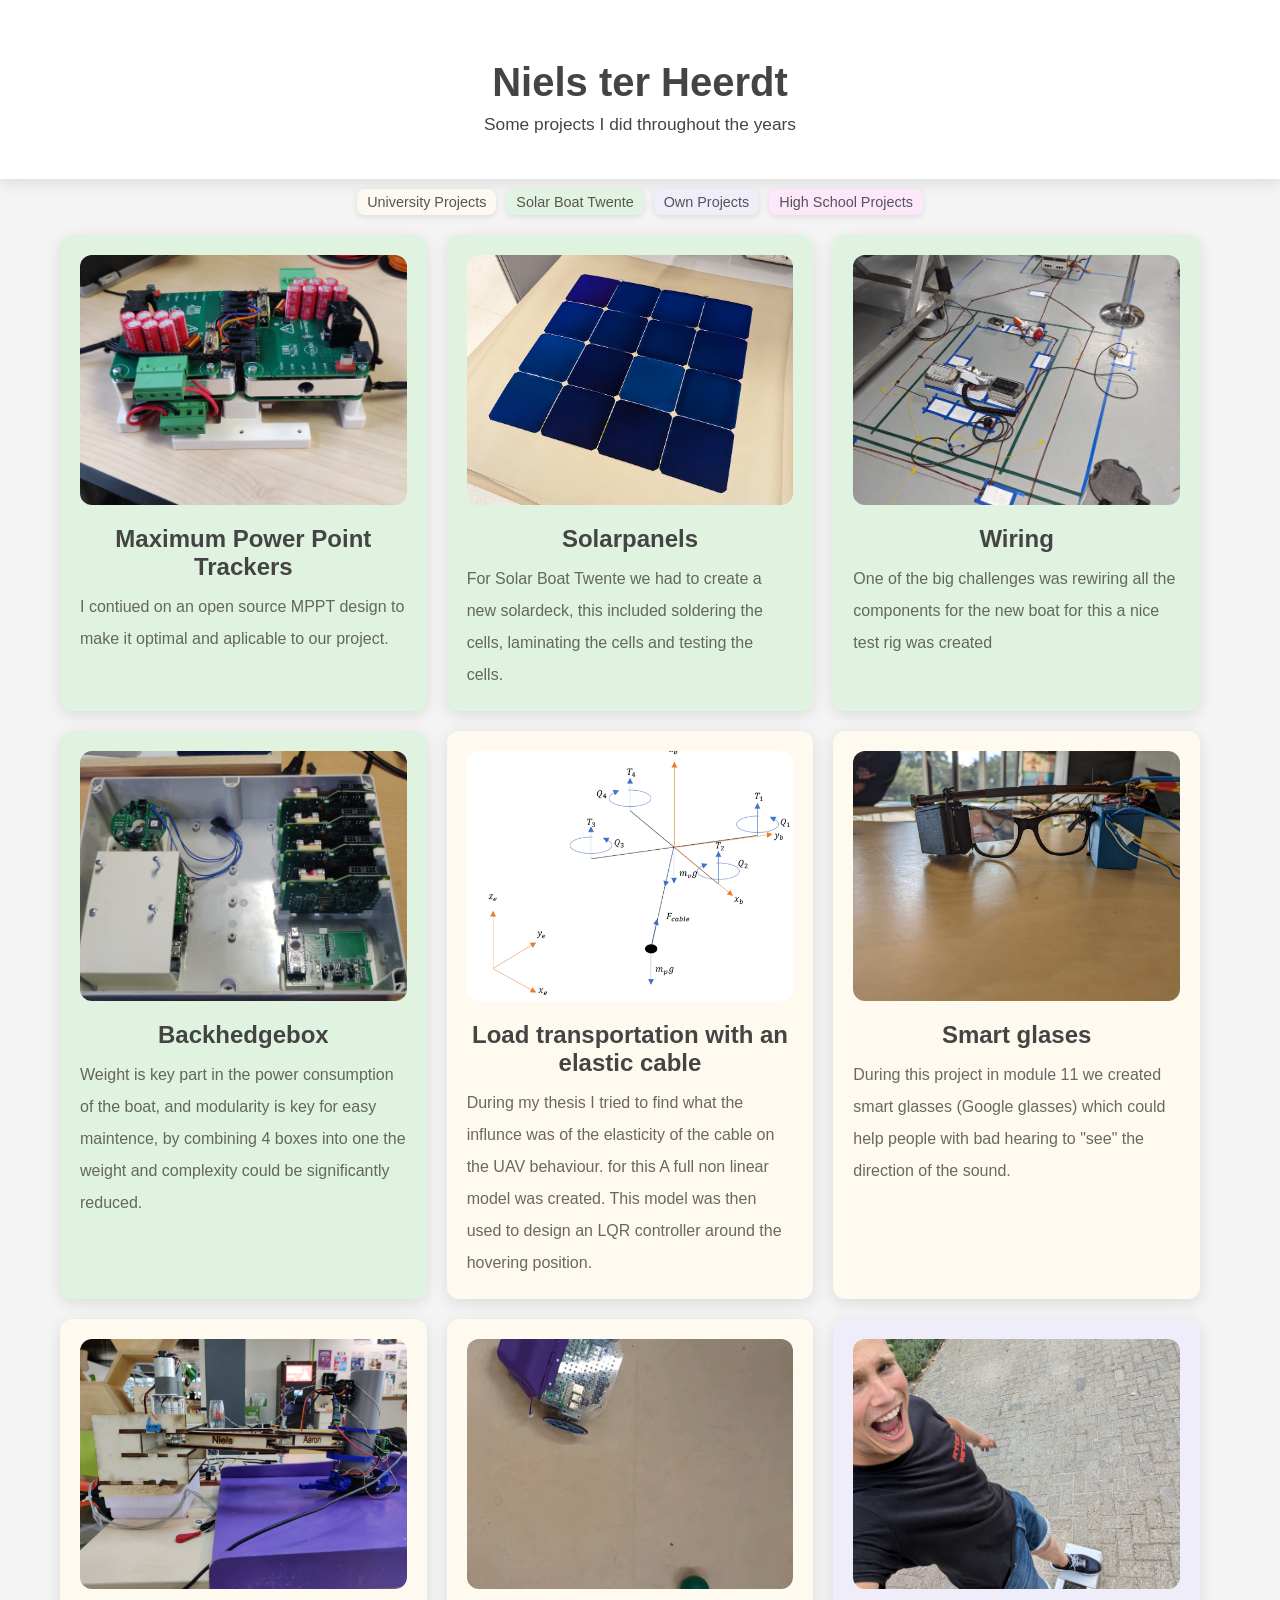
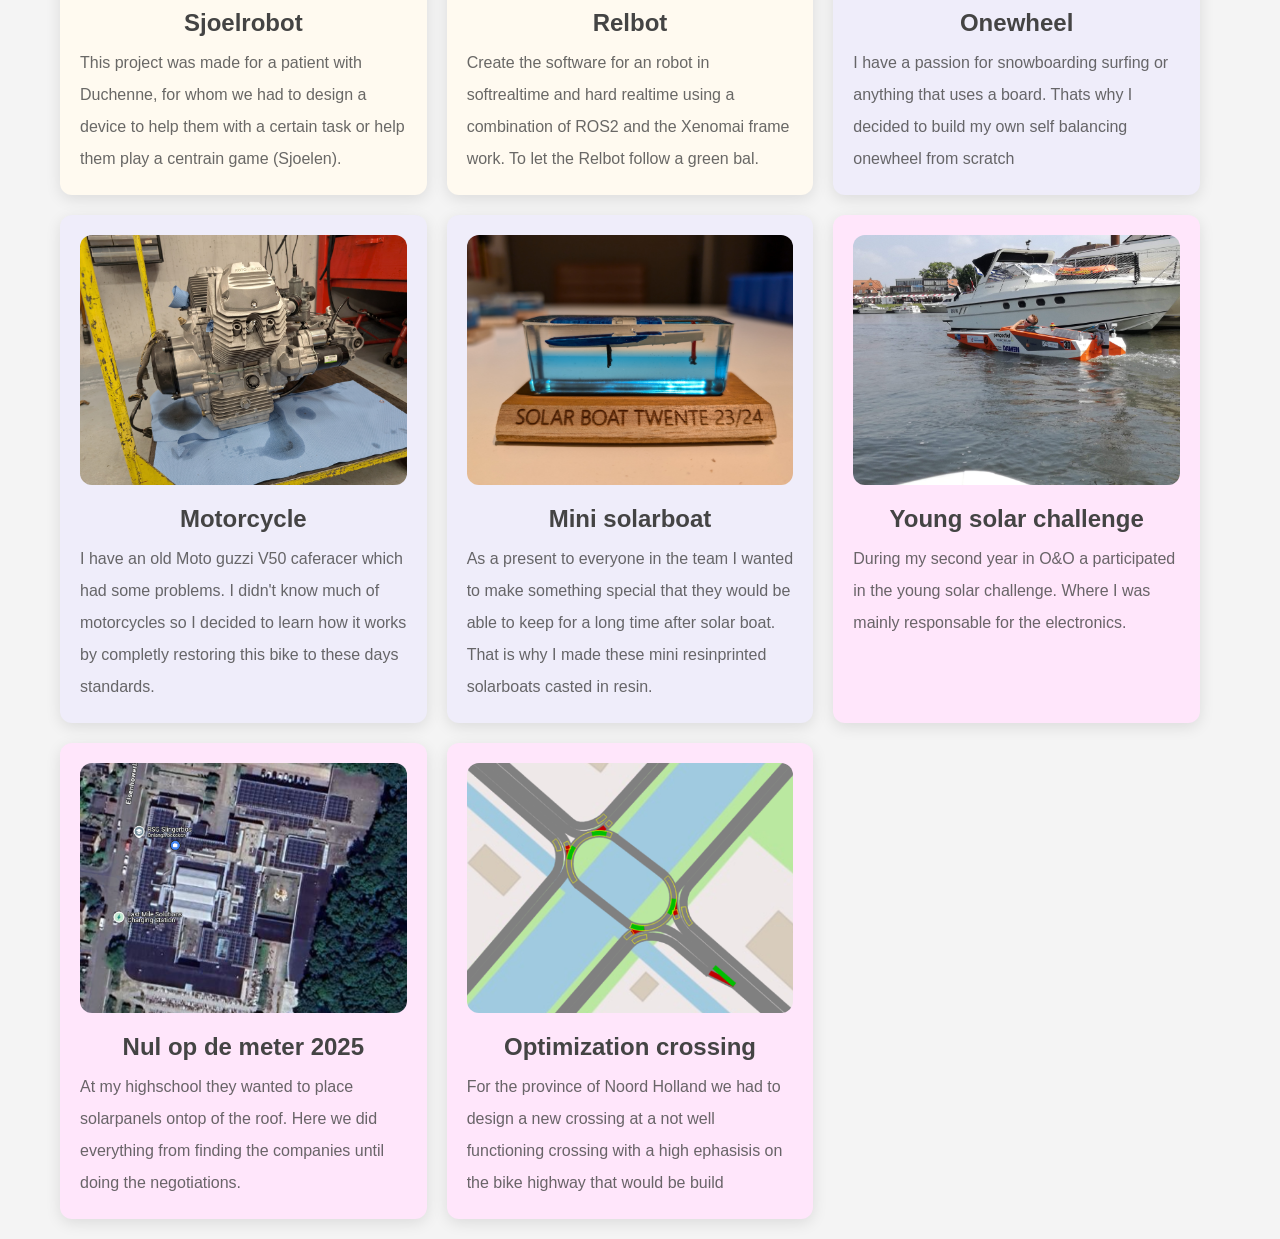
<file: index.html>
<!-- index.html -->
 <!-- Niels ter Heerdt 2025 -->
<!DOCTYPE html>
<html>

<head>
    <meta name="viewport" content="width=device-width, initial-scale=1.0">
    <link rel="stylesheet" href="style.css">
    <title>Niels ter Heerdt - Portfolio</title>
</head>

<body>

    <div class="banner">
        <div class="banner-content">
            <h1 id="name">Niels ter Heerdt</h1>
            <p>Some projects I did throughout the years</p>
        </div>
    </div>
    <div class="legend">
        <span class="legend-item university active" data-filter="university">University Projects</span>
        <span class="legend-item solarboattwente active" data-filter="solarboattwente">Solar Boat Twente</span>
        <span class="legend-item ownproject active" data-filter="ownproject">Own Projects</span>
        <span class="legend-item highschool active" data-filter="highschool">High School Projects</span>
    </div>
    
    

    <div class="portfolio-container">
        <div class="portfolio-grid">
            <div class="item solarboattwente">
                <a href="MPPT.html">
                    <img src="images/MPPT/MPPT.jpg" alt="Project 5">
                </a>
                <a href="MPPT.html">
                    <h3>Maximum Power Point Trackers</h3>
                </a>
                <p>I contiued on an open source MPPT design to make it optimal and aplicable to our project.</p>
            </div>
            <div class="item solarboattwente">
                <a href="solarpanel.html">
                    <img src="images/solar/cleanpanel.png" alt="Project 6">
                </a>
                <a href="solarpanel.html">
                    <h3>Solarpanels </h3>
                </a>
                <p>For Solar Boat Twente we had to create a new solardeck, this included soldering the cells, laminating the cells and testing the cells.</p>
            </div>
            <div class="item solarboattwente">
                <a href="Wiring.html">
                    <img src="images/WiringBoat/wiring.jpg" alt="Project 7">
                </a>
                <a href="Wiring.html">
                    <h3>Wiring</h3>
                </a>
                <p>One of the big challenges was rewiring all the components for the new boat for this a nice test rig was created</p>
            </div>
            <div class="item solarboattwente">
                <a href="Backhedgebox.html">
                    <img src="images/Backhedgebox/Backhedgebox.jpg" alt="Project 7">
                </a>
                <a href="Backhedgebox.html">
                    <h3>Backhedgebox</h3>
                </a>
                <p>Weight is key part in the power consumption of the boat, and modularity is key for easy maintence, by combining 4 boxes into one the weight and complexity could be significantly reduced.</p>
            </div>
            <div class="item university">
                <a href="thesis.html">
                    <img src="images/thesis/Freebodydiagram.png" alt="Project 1">
                </a>
                <a href="thesis.html">
                    <h3>Load transportation with an elastic cable</h3>
                </a>
                <p>During my thesis I tried to find what the influnce was of the elasticity of the cable on the UAV behaviour. for this 
                    A full non linear model was created. This model was then used to design an LQR controller around the hovering position.</p>
            </div>
            <div class="item university">
                <a href="glases.html">
                    <img src="images/glasses/FrontView.jpeg" alt="Project 2">
                </a>
                <a href="glases.html">
                    <h3>Smart glases</h3>
                </a>
                <p>During this project in module 11 we created smart glasses (Google glasses) which could help people with bad hearing to 
                    "see" the direction of the sound.</p>
            </div>
            <div class="item university">
                <a href="Sjoel.html">
                    <img src="images/Sjoel/RobotSideView.jpg" alt="Project 3">
                </a>
                <a href="Sjoel.html">
                    <h3>Sjoelrobot</h3>
                </a>
                <p>This project was made for a patient with Duchenne, for whom we had to design a device to help them with a certain task
                    or help them play a centrain game (Sjoelen).
                </p>
            </div>
            <div class="item university">
                <a href="Relbot.html">
                    <img src="images/Relbot/balloudtisefov.png" alt="Project 4">
                </a>
                <a href="Relbot.html">
                    <h3>Relbot</h3>
                </a>
                <p>Create the software for an robot in softrealtime and hard realtime using a combination of ROS2 and the Xenomai frame work. To let the Relbot follow a green bal.
                </p>
            </div>
            <div class="item ownproject">
                <a href="Onewheel.html">
                    <img src="images/Onewheel/Onewheel.jpg" alt="Project 9">
                </a>
                <a href="Onewheel.html">
                    <h3>Onewheel</h3>
                </a>
                <p>I have a passion for snowboarding surfing or anything that uses a board. Thats why I decided to build my own self balancing onewheel from scratch</p>
            </div>
            <div class="item ownproject">
                <a href="Motorcycle.html">
                    <img src="images/Motorcycle/CleanBlock.jpg" alt="Project 10">
                </a>
                <a href="Motorcycle.html">
                    <h3>Motorcycle</h3>
                </a>
                <p>I have an old Moto guzzi V50 caferacer which had some problems. I didn't know much of motorcycles so I decided to learn how it works by completly restoring this bike to these days standards.</p>
            </div>
            <div class="item ownproject">
                <a href="Minisolar.html">
                    <img src="images/MiniSolar/MiniSolar.jpg" alt="Project 11">
                </a>
                <a href="Minisolar.html">
                    <h3>Mini solarboat</h3>
                </a>
                <p>As a present to everyone in the team I wanted to make something special that they would be able to keep for a long time after solar boat. That is why I made these mini resinprinted solarboats casted in resin.</p>
            </div>
            <div class="item highschool">
                <a href="Youngsolarchallange.html">
                    <img src="images/YoungSolar/Youngsolar.jpg" alt="Project 12">
                </a>
                <a href="Youngsolarchallange.html">
                    <h3>Young solar challenge</h3>
                </a>
                <p>During my second year in O&O a participated in the young solar challenge. Where I was mainly responsable for the electronics.</p>
            </div>
            <div class="item highschool">
                <a href="SolarpanelsHighschool.html">
                    <img src="images/SolarSlingerbos/Zonnepaneelslingbos.png" alt="Project 13">
                </a>
                <a href="SolarpanelsHighschool.html">
                    <h3>Nul op de meter 2025</h3>
                </a>
                <p>At my highschool they wanted to place solarpanels ontop of the roof. Here we did everything from finding the companies until doing the negotiations.</p>
            </div>
            <div class="item highschool">
                <a href="Trafic.html">
                    <img src="images/Kruispunt/kruispuntvoorbeeld.png" alt="Project 14">
                </a>
                <a href="Trafic.html">
                    <h3>Optimization crossing</h3>
                </a>
                <p>For the province of Noord Holland we had to design a new crossing at a not well functioning crossing with a high ephasisis on the bike highway that would be build</p>
            </div>
        </div>
    </div>
    <script>
        document.addEventListener("DOMContentLoaded", () => {
            const legendItems = document.querySelectorAll(".legend-item");
            const items = document.querySelectorAll(".portfolio-grid .item");
    
            legendItems.forEach(legend => {
                legend.addEventListener("click", () => {
                    // Toggle active class
                    legend.classList.toggle("active");
    
                    // Get all active filters
                    const activeFilters = Array.from(legendItems)
                        .filter(el => el.classList.contains("active"))
                        .map(el => el.dataset.filter);
    
                    // Show/hide items
                    items.forEach(item => {
                        const itemClasses = item.classList;
                        const match = activeFilters.some(filter => itemClasses.contains(filter));
                        item.style.display = match ? "block" : "none";
                    });
                });
            });
        });
    </script>
    
</body>

</html>
</file>
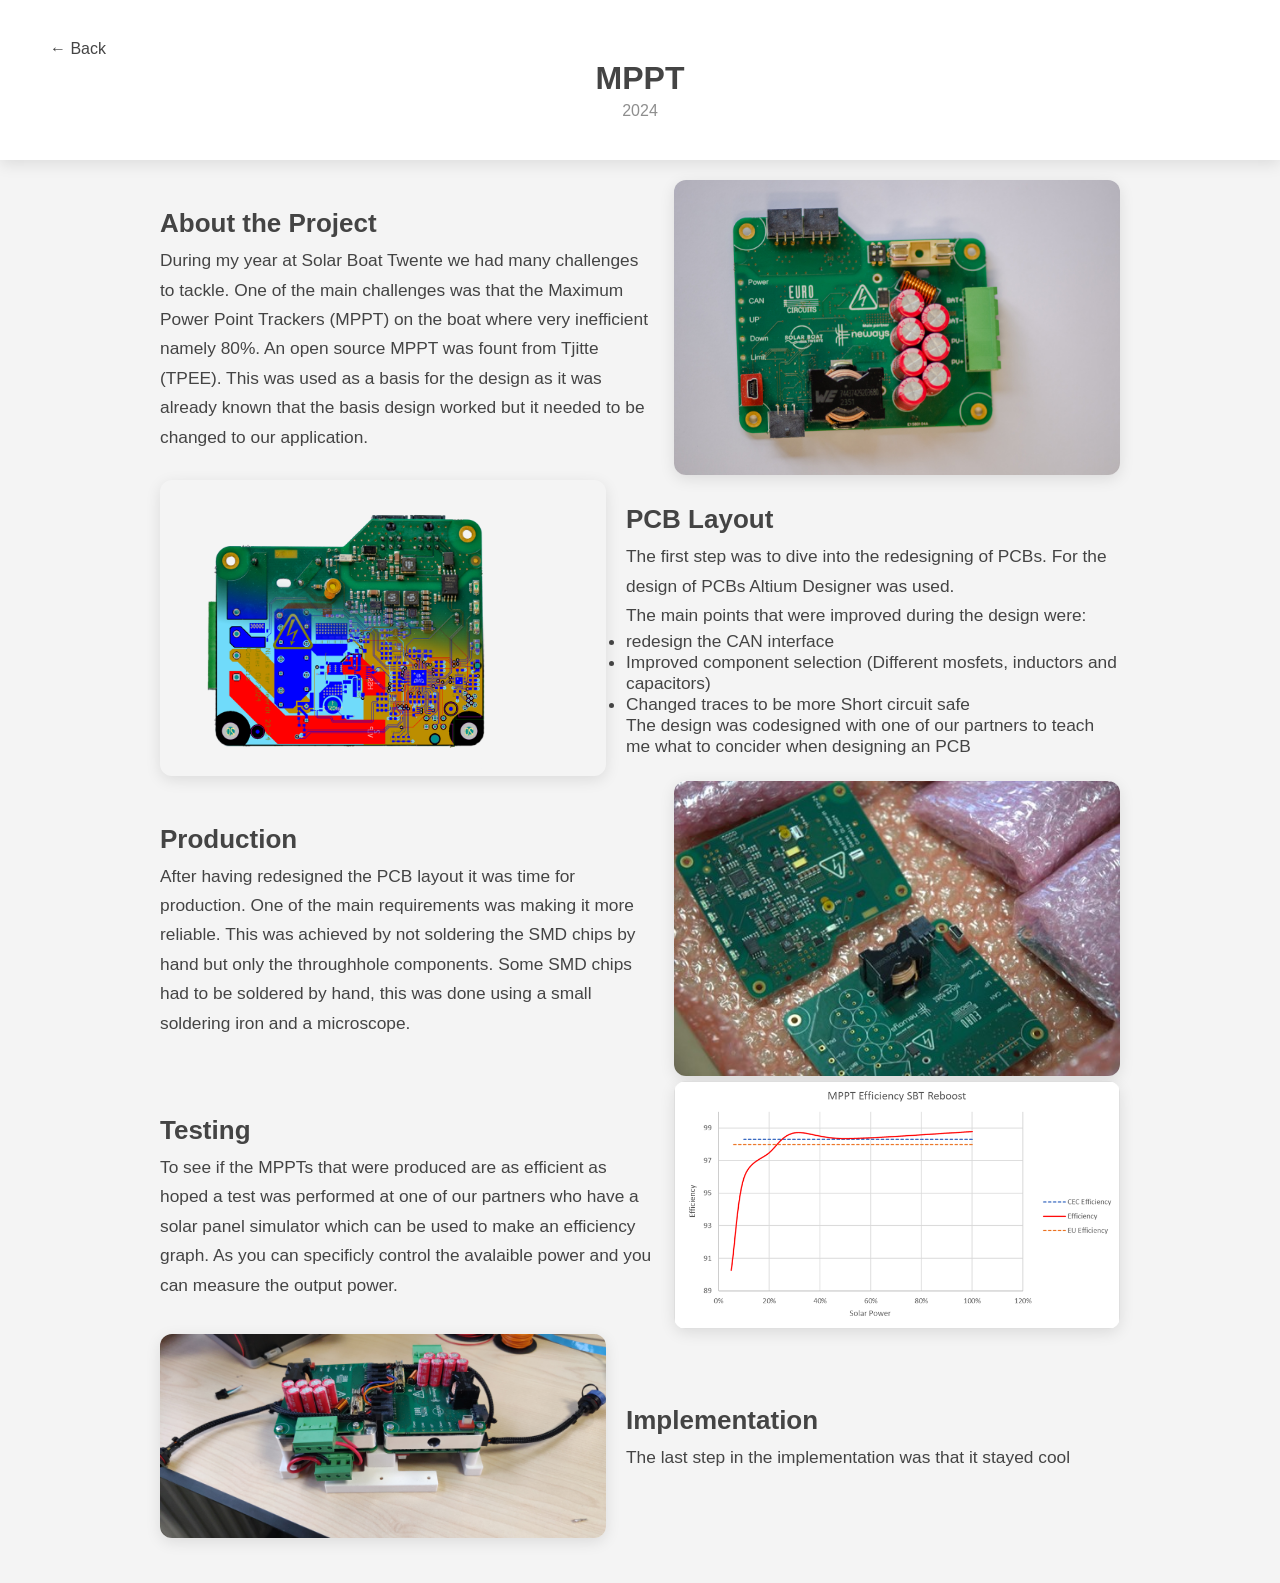
<file: MPPT.html>
<!DOCTYPE html>
<html lang="en">

<head>
    <meta charset="UTF-8">
    <meta name="viewport" content="width=device-width, initial-scale=1.0">
    <link rel="stylesheet" href="style.css">
    <title>Project Title</title>
</head>

<body>

    <!-- Banner Section -->
    <div class="banner">
        <div class="banner-content">
            <a href="index.html" class="back-button">&larr; Back</a>
            <h1>MPPT</h1>
            <div class="year">2024</div>
        </div>
    </div>

    <!-- Project Content -->
    <div class="project-container">
        <div class="project-content">
            <div class="text left">
                <h2>About the Project</h2>
                <p>During my year at Solar Boat Twente we had many challenges to tackle. One of the main challenges was
                    that the Maximum Power Point Trackers (MPPT) on the boat where very inefficient namely 80%.
                    An open source MPPT was fount from Tjitte (TPEE). This was used as a basis for the design as it was
                    already known that the basis design worked but it needed to be changed to our application.
                </p>
            </div>


            <div class="image right">
                <img src="images/MPPT/DSC_9390 EURO CURCUITS PCB.jpg" alt="Project Image">
            </div>
        </div>


        <div class="project-content">

            <div class="text right">
                <h2>PCB Layout</h2>
                <p>The first step was to dive into the redesigning of PCBs. For the design of PCBs Altium Designer was
                    used. </p>
                <p> The main points that were improved during the design were:</p>
                <ul>
                    <li>redesign the CAN interface</li>
                    <li>Improved component selection (Different mosfets, inductors and capacitors)</li>
                    <li>Changed traces to be more Short circuit safe</li>
                </ul>
                The design was codesigned with one of our partners to teach me what to concider when designing an PCB
            </div>

            <div class="image left">
                <img src="images/MPPT/DSC_9405 EURO CURCUITS PCB.png" alt="Project Image">
            </div>
        </div>



        <div class="project-content">
            <div class="text left">
                <h2>Production</h2>
                <p>After having redesigned the PCB layout it was time for production. One of the main requirements was
                    making it more reliable. This was achieved by not soldering the SMD chips by hand but only the
                    throughhole components.
                    Some SMD chips had to be soldered by hand, this was done using a small soldering iron and a
                    microscope.
                </p>
            </div>


            <div class="image right">
                <img src="images/MPPT/Production.jpg" alt="Project Image">
            </div>
        </div>


        <div class="project-content">
            <div class="text left">
                <h2>Testing</h2>
                <p>To see if the MPPTs that were produced are as efficient as hoped a test was performed at one of our
                    partners
                    who have a solar panel simulator which can be used to make an efficiency graph. As you can
                    specificly control the avalaible power and
                    you can measure the output power.
                </p>
            </div>


            <div class="image right">
                <img src="images/MPPT/efficiency.png" alt="Project Image">
            </div>
        </div>
        <div class="project-content">

            <div class="text right">
                <h2>Implementation</h2>
                <p>The last step in the implementation was that it stayed cool </p>
            </div>

            <div class="image left">
                <img src="images/MPPT/MPPT.jpg" alt="Project Image">
            </div>
        </div>
    </div>



    </div>



</body>

</html>
</file>
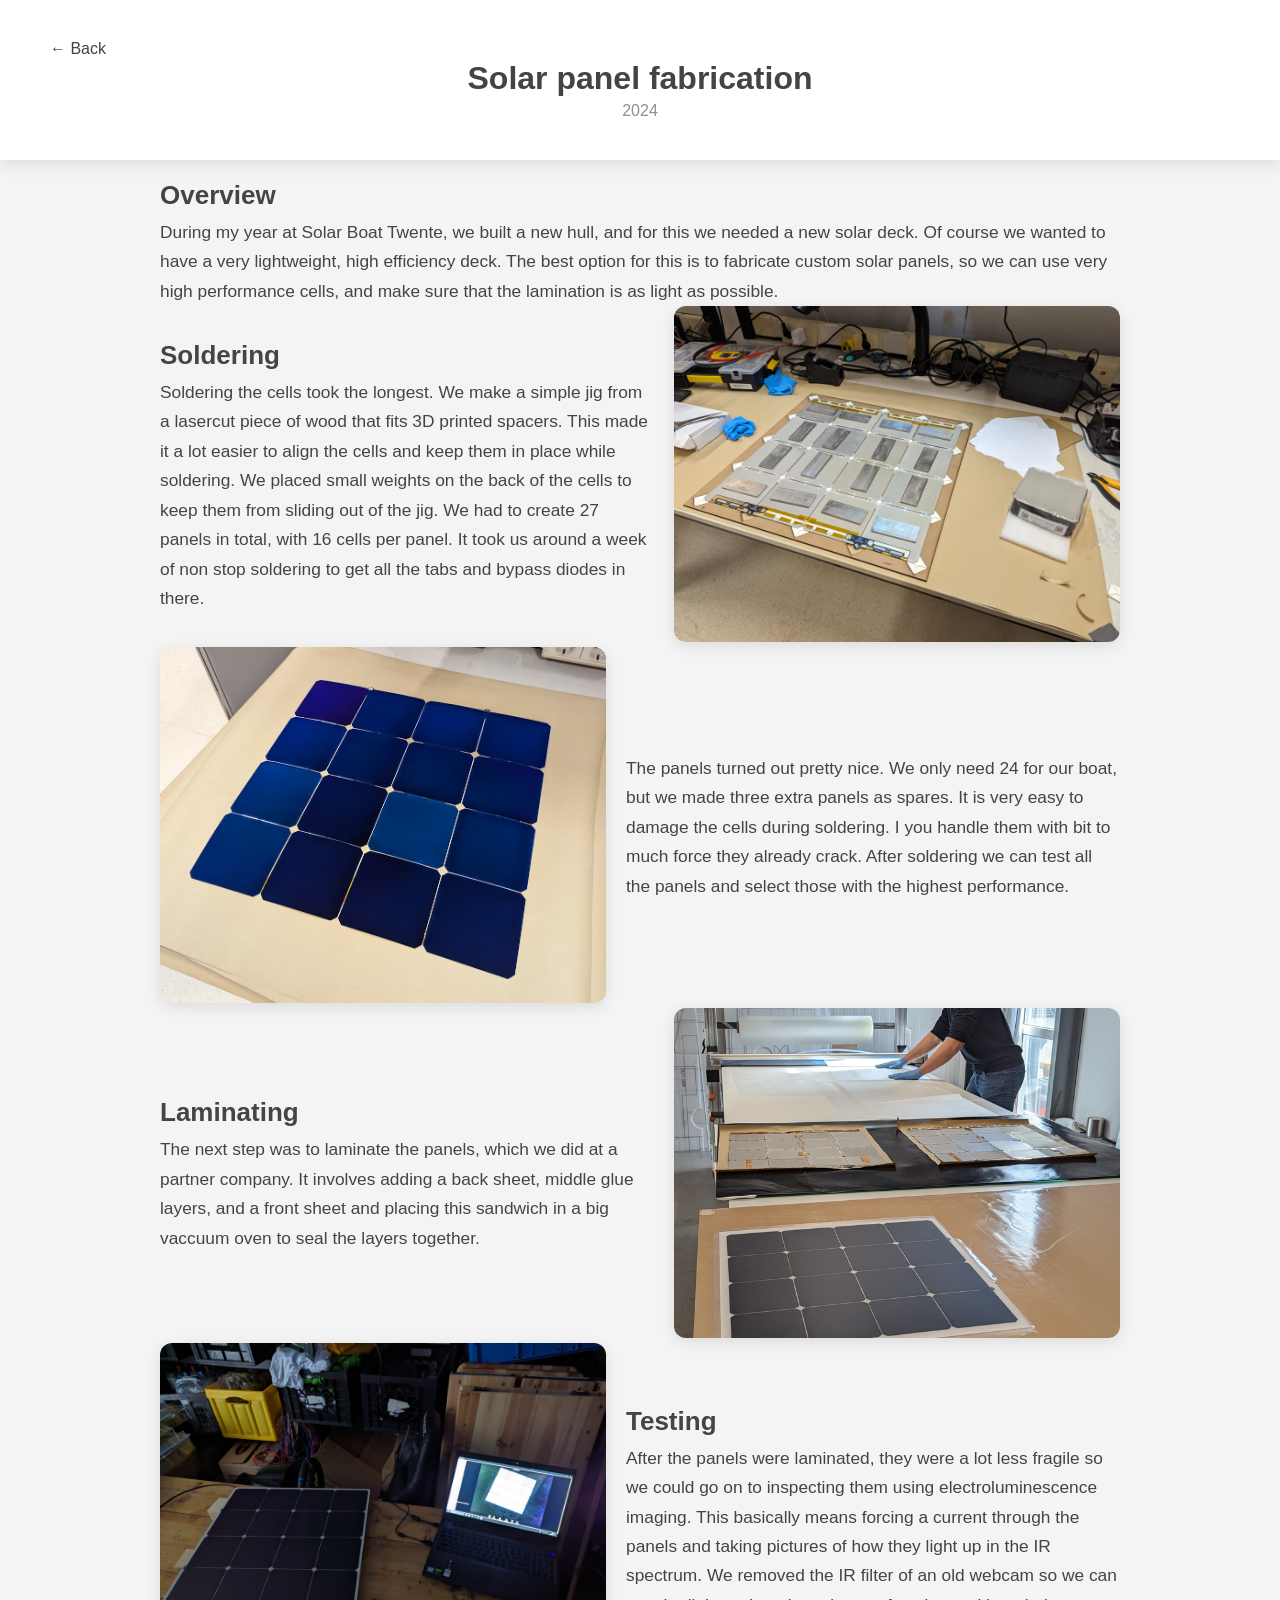
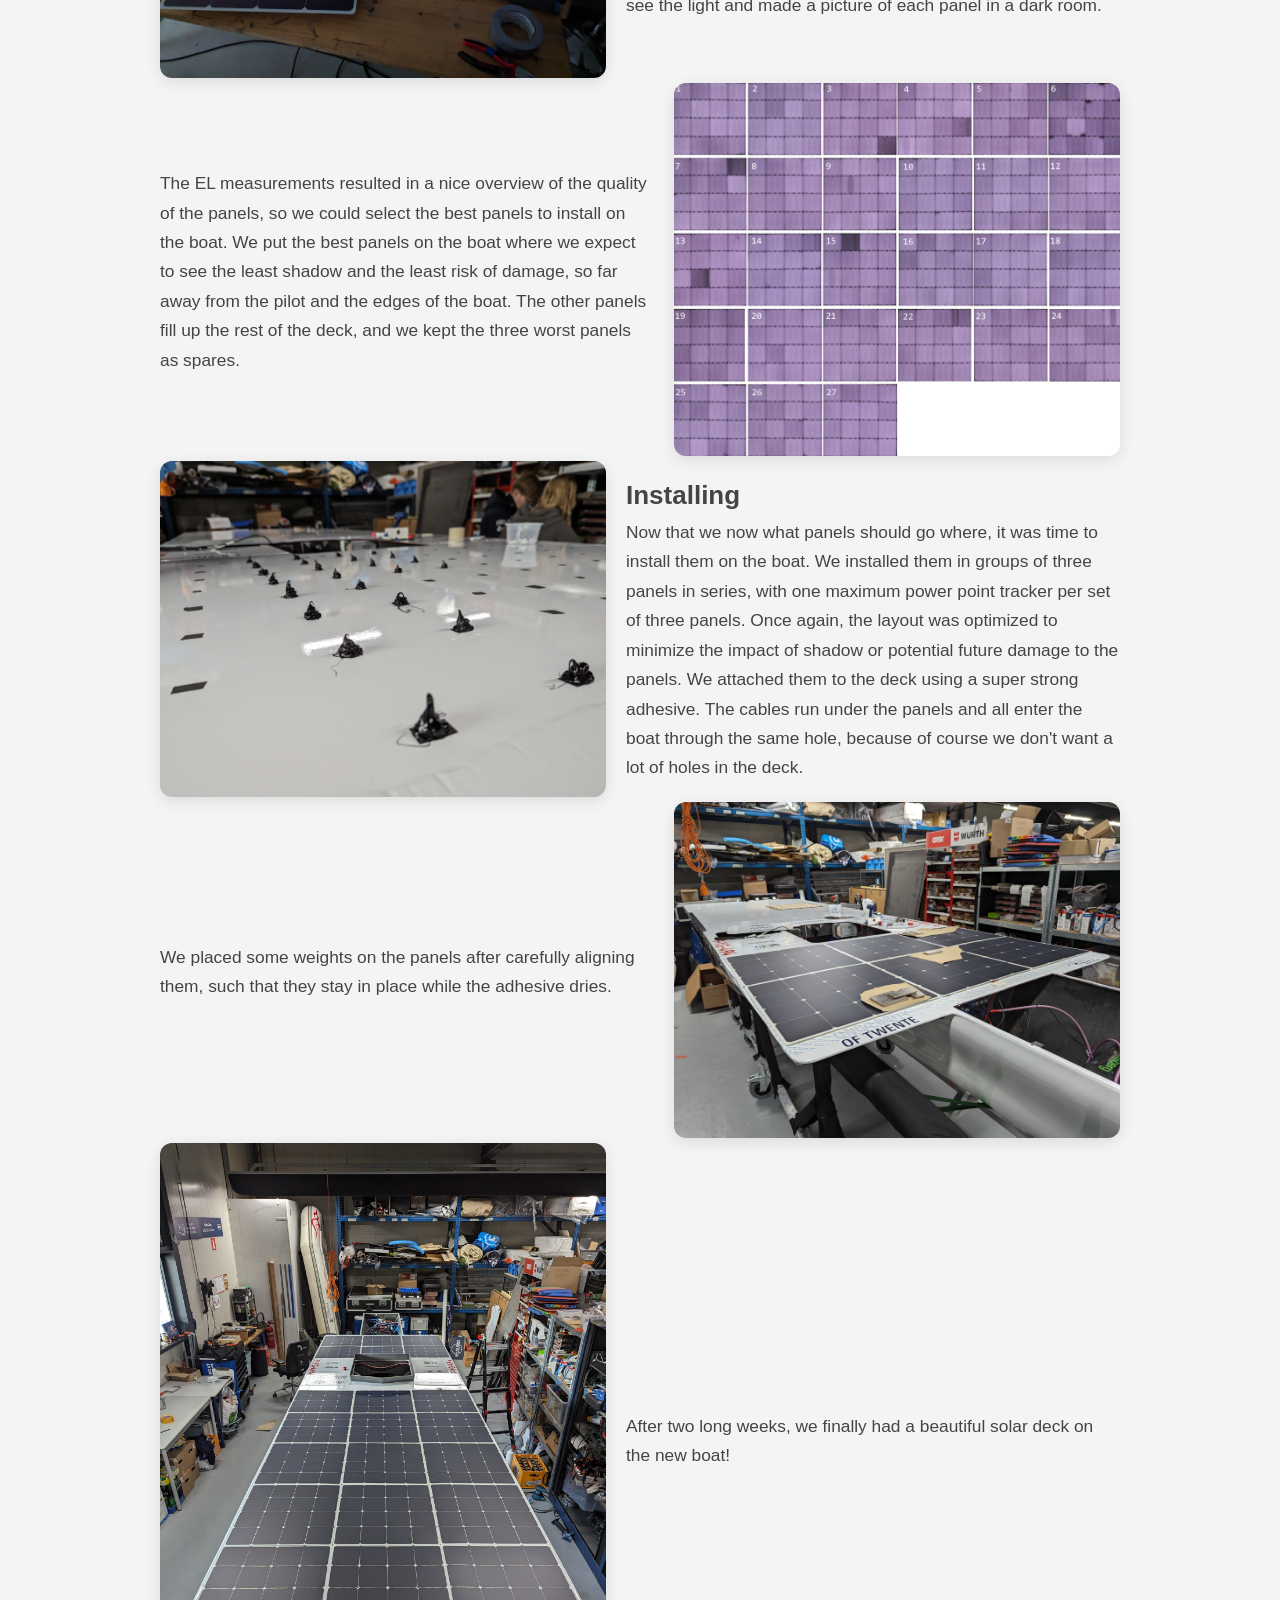
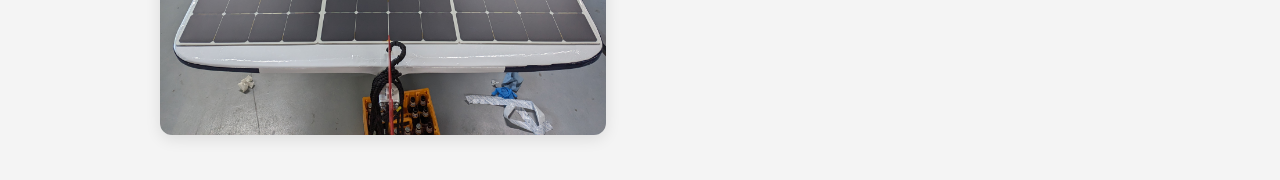
<file: solarpanel.html>
<!DOCTYPE html>
<html lang="en">

<head>
    <meta charset="UTF-8">
    <meta name="viewport" content="width=device-width, initial-scale=1.0">
    <link rel="stylesheet" href="style.css">
    <title>Solar panel fabrication</title>
</head>

<body>

    <!-- Banner Section -->
    <div class="banner">
        <div class="banner-content">
            <a href="index.html" class="back-button">&larr; Back</a>
            <h1>Solar panel fabrication</h1>
            <div class="year">2024</div>
        </div>
    </div>

    <!-- Project Content -->
    <div class="project-container">
        <div class="project-content">

            <div class="text left">
                <h2>Overview</h2>
                <p>
                    During my year at Solar Boat Twente, we built a new hull, and for this we needed a new solar deck. Of course we wanted to have a very lightweight, high efficiency deck.
                    The best option for this is to fabricate custom solar panels, so we can use very high performance cells, and make sure that the lamination is as light as possible.
                </p>
            </div>
        </div>

        <div class="project-content">

            <div class="text left">
                <h2>Soldering</h2>
                <p>
                    Soldering the cells took the longest. We make a simple jig from a lasercut piece of wood that fits 3D printed spacers. This made it a lot easier to align the cells
                    and keep them in place while soldering. We placed small weights on the back of the cells to keep them from sliding out of the jig. We had to create 27 panels in total, with
                    16 cells per panel. It took us around a week of non stop soldering to get all the tabs and bypass diodes in there.
                </p>
            </div>
            <div class="image right">
                <img src="images/solar/PXL_20240404_094756958.MP.jpg">
            </div>
        </div>


        <div class="project-content">

            <div class="text right">

                <p>
                    The panels turned out pretty nice. We only need 24 for our boat, but we made three extra panels as spares. It is very easy to damage
                    the cells during soldering. I you handle them with bit to much force they already crack. After soldering we can test all the panels and select 
                    those with the highest performance.
                </p>
            </div>
            <div class="image left">
                <img src="images/solar/cleanpanel.png">
            </div>
        </div>


        
        <div class="project-content">

            <div class="text left">
                <h2>Laminating</h2>
                <p>
                    The next step was to laminate the panels, which we did at a partner company. It involves adding a back sheet, middle glue layers, and a front sheet and placing
                    this sandwich in a big vaccuum oven to seal the layers together.
                </p>
            </div>
            <div class="image right">
                <img src="images/solar/laminate.png">
            </div>
        </div>


        <div class="project-content">
            <div class="text right">
                <h2>Testing</h2>
                <p>After the panels were laminated, they were a lot less fragile so we could go on to inspecting them using electroluminescence imaging.
                    This basically means forcing a current through the panels and taking pictures of how they light up in the IR spectrum. We removed the IR filter
                    of an old webcam so we can see the light and made a picture of each panel in a dark room.
                </p>

            </div>

            <div class="image left">
                <img src="images/solar/EL.jpg" width="600px">
            </div>

        </div>

        <div class="project-content">

            <div class="text left">
                <p>
                    The EL measurements resulted in a nice overview of the quality of the panels, so we could select the best panels to install on the boat. We put the best panels on the boat where
                        we expect to see the least shadow and the least risk of damage, so far away from the pilot and the edges of the boat. The other panels fill up the rest of the deck, and 
                        we kept the three worst panels as spares. 
                </p>
            </div>
            <div class="image right">
                <img src="images/solar/sc.png">
            </div>
        </div>

        
        <div class="project-content">
            <div class="text right">
                <h2>Installing</h2>
                <p>Now that we now what panels should go where, it was time to install them on the boat. We installed them in groups
                    of three panels in series, with one maximum power point tracker per set of three panels. Once again, the layout
                    was optimized to minimize the impact of shadow or potential future damage to the panels. We attached them to the deck
                    using a super strong adhesive. The cables run under the panels and all enter the boat through the same hole, because 
                    of course we don't want a lot of holes in the deck.
                </p>

            </div>

            <div class="image left">
                <img src="images/solar/PXL_20240418_153219744.MP.jpg" width="600px">
            </div>

        </div>

        <div class="project-content">

            <div class="text left">
                <p>
                    We placed some weights on the panels after carefully aligning them, such that they stay in place while the adhesive dries.
                </p>
            </div>
            <div class="image right">
                <img src="images/solar/PXL_20240418_190435600.MP.jpg">
            </div>
        </div>

        <div class="project-content">

            <div class="text right">
                <p>
                    After two long weeks, we finally had a beautiful solar deck on the new boat!
                </p>
            </div>
            <div class="image left">
                <img src="images/solar/PXL_20240419_161239907.MP.jpg">
            </div>
        </div>




    </div>



</body>

</html>
</file>
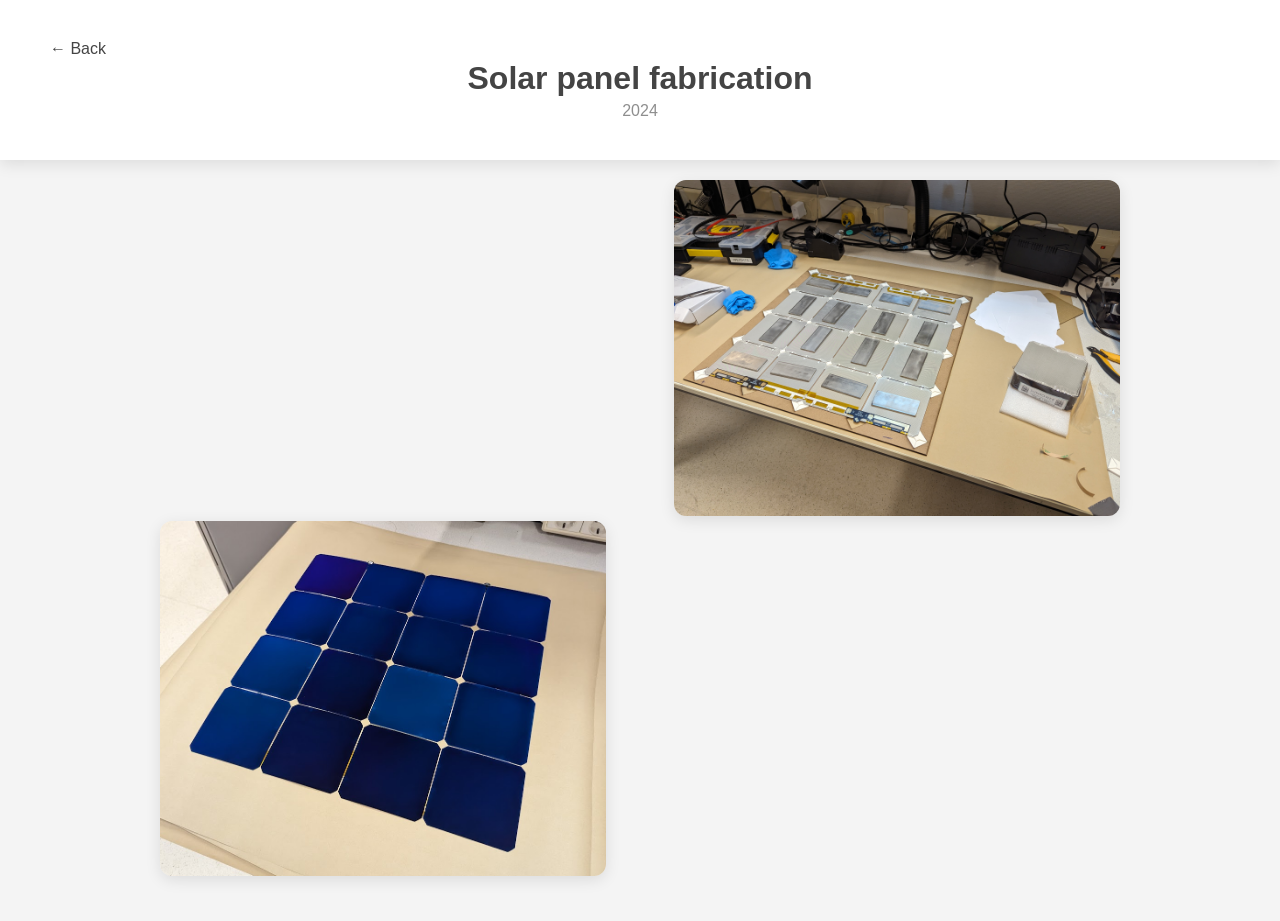
<file: template.html>
<!DOCTYPE html>
<html lang="en">

<head>
    <meta charset="UTF-8">
    <meta name="viewport" content="width=device-width, initial-scale=1.0">
    <link rel="stylesheet" href="style.css">
    <title>Solar panel fabrication</title>
</head>

<body>

    <!-- Banner Section -->
    <div class="banner">
        <div class="banner-content">
            <a href="index.html" class="back-button">&larr; Back</a>
            <h1>Solar panel fabrication</h1>
            <div class="year">2024</div>
        </div>
    </div>

    <!-- Project Content -->
    <div class="project-container">



        <div class="project-content">

            <div class="text left">
                <h2></h2>
                <p>

                </p>
            </div>
            <div class="image right">
                <img src="images/solar/PXL_20240404_094756958.MP.jpg">
            </div>
        </div>



        <div class="project-content">

            <div class="text right">

                <p>

                </p>
            </div>
            <div class="image left">
                <img src="images/solar/cleanpanel.png">
            </div>
        </div>

    </div>



</body>

</html>
</file>
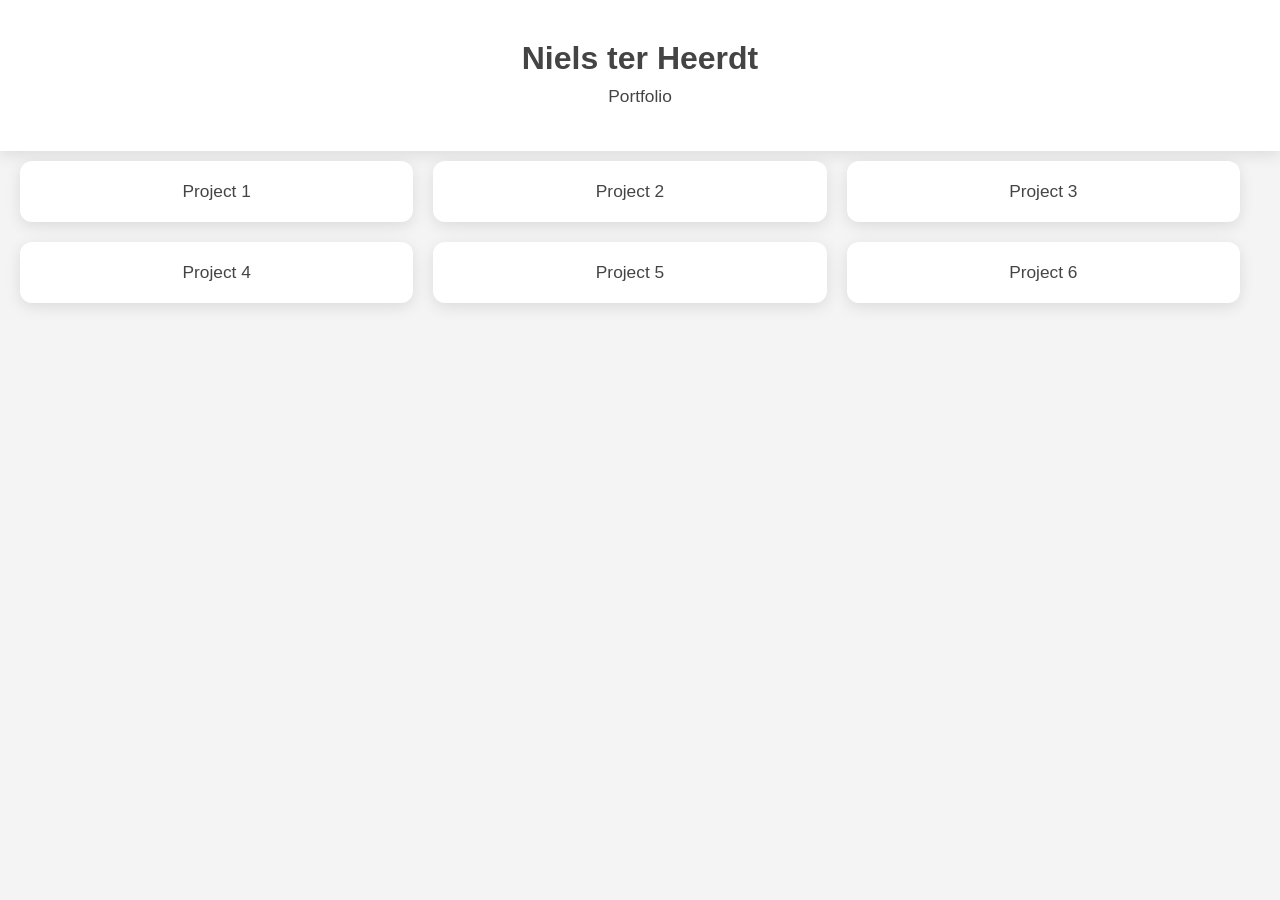
<file: test.html>
<!-- index.html -->
<!DOCTYPE html>
<html>
<head>
    <meta name="viewport" content="width=device-width, initial-scale=1.0">
    <link rel="stylesheet" href="style.css">
    <title>Niels ter Heerdt - Portfolio</title>
</head>
<body>

<div class="banner">
    <h1>Niels ter Heerdt</h1>
    <p>Portfolio</p>
</div>

<div class="portfolio-grid">
    <div class="item">Project 1</div>
    <div class="item">Project 2</div>
    <div class="item">Project 3</div>
    <div class="item">Project 4</div>
    <div class="item">Project 5</div>
    <div class="item">Project 6</div>
</div>

</body>
</html>
</file>
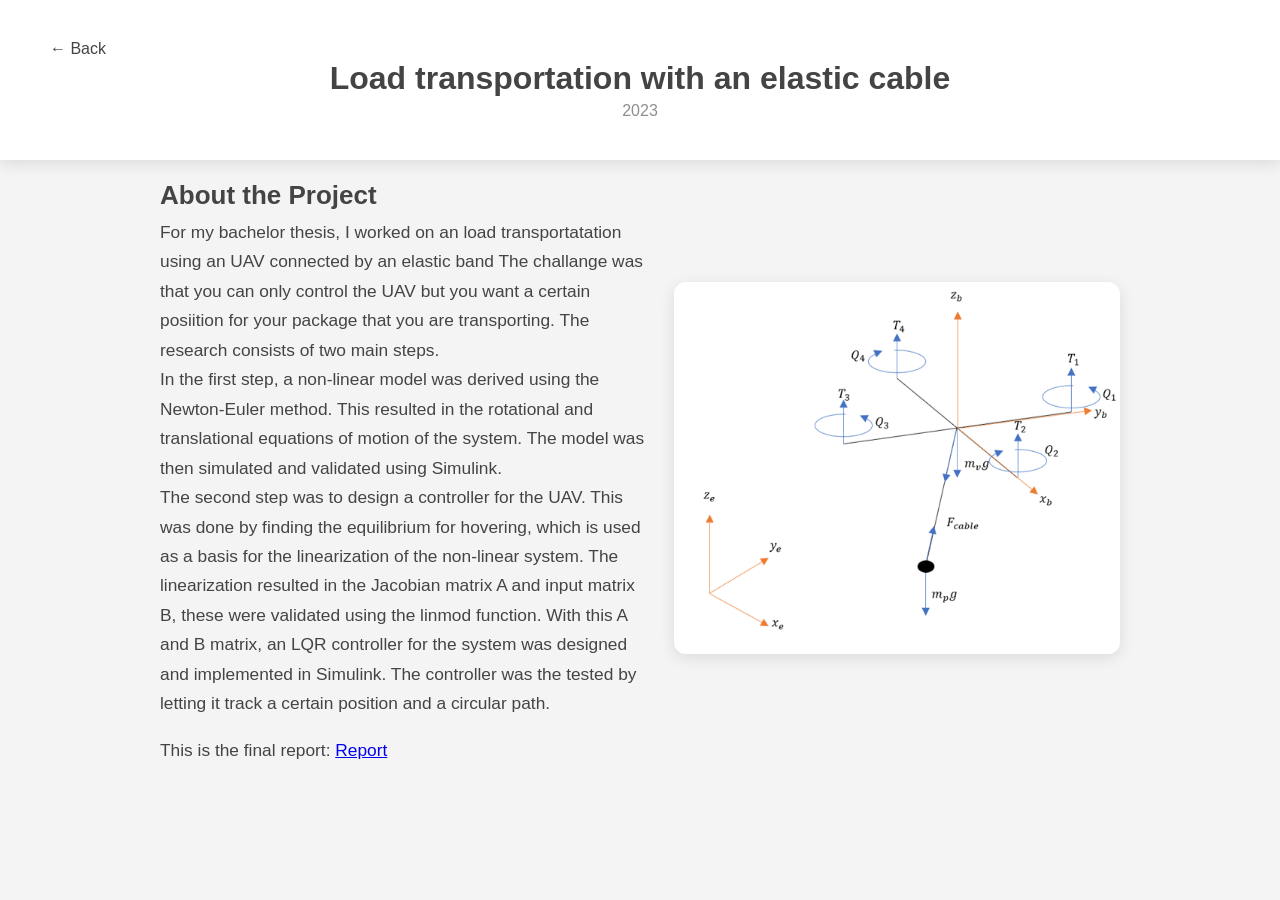
<file: thesis.html>
<!DOCTYPE html>
<html lang="en">

<head>
    <meta charset="UTF-8">
    <meta name="viewport" content="width=device-width, initial-scale=1.0">
    <link rel="stylesheet" href="style.css">
    <title>Project Title</title>
</head>

<body>

    <!-- Banner Section -->
    <div class="banner">
        <div class="banner-content">
            <a href="index.html" class="back-button">&larr; Back</a>
            <h1>Load transportation with an elastic cable</h1>
            <div class="year">2023</div>
        </div>
    </div>
    

    <!-- Project Content -->
    <div class="project-container">
        <div class="project-content">
            <div class="text left">
                <h2>About the Project</h2>

                <p>
                    For my bachelor thesis, I worked on an load transportatation using an UAV connected by an elastic band
                    The challange was that you can only control the UAV but you want a certain posiition for your package that you are transporting.
                    The research consists of
                    two main steps. 
                    
                </p>
                <p>In the first step, a non-linear model was derived
                    using the Newton-Euler method. This resulted in the rotational
                    and translational equations of motion of the system. The model
                    was then simulated and validated using Simulink. 
                </p>
                <p>
                    The second step was to design a controller for the UAV. This was done by
                    finding the equilibrium for hovering, which is used as a basis
                    for the linearization of the non-linear system. The linearization
                    resulted in the Jacobian matrix A and input matrix B, these were
                    validated using the linmod function. With this A and B matrix,
                    an LQR controller for the system was designed and implemented
                    in Simulink. The controller was the tested by letting it track a
                    certain position and a circular path.
                </p>



                
                    <br>
                    This is the final report: <a href="files/thesis.pdf">Report</a>
                    
            </div>


            <div class="image right">
                <img src="images/thesis/Freebodydiagram.png" alt="img">
            </div>
        </div>




    </div>



</body>

</html>
</file>
<file: style.css>
/* style.css */
* {
    margin: 0;
    padding: 0;
    box-sizing: border-box;
}

p {
    line-height: 1.7em; 
}

.item p{
    line-height: 2em; 
}

body {
    font-family: "Open Sans", sans-serif;
    font-weight: 300;
    font-size: 13pt;
    background-color: #f4f4f4;
    padding: 0 20px 20px 20px;
    color: rgb(68, 68, 68);
}

/* Banner Section for both Index and Project */
.banner {
    background-color: white;
    padding: 40px 20px;
    text-align: center;
    box-shadow: 0 4px 15px rgba(0, 0, 0, 0.1);
    margin-bottom: 10px;
    width: 100vw;
    margin-left: calc(-50vw + 50%);
    margin-top: 0;
    position: static;
    top: 0;
    left: 0;
}

.banner-content {
    max-width: 1200px;
    margin: 0 auto;
    text-align: center;
    position: relative;
    padding-top: 20px;
}

.back-button {
    position: absolute;
    left: 10px;
    top: 0px;
    text-decoration: none;
    font-size: 1rem;
    color: rgb(68, 68, 68);
    font-weight: 300;
}

.banner h1 {
    font-size: 2rem;
    margin-bottom: 5px;
    font-weight: 800;
}

#name {
    font-size: 2.5rem;
}

/* Year Indication on Project Page */
.banner .year {
    font-size: 1rem;
    color: rgb(68, 68, 68);
    opacity: 0.6;
    margin-top: 5px;
}

/* Portfolio Grid Container (Index Page) */
.portfolio-container {
    max-width: 1200px;
    margin: 0 auto;
    padding: 0 20px;
    padding-top: 20px;


}

/* Portfolio Grid (Index Page) */
.portfolio-grid {
    display: flex;
    flex-wrap: wrap;
    gap: 20px;
    justify-items: start;
}

.item {
    background-color: white;
    padding: 20px;
    border-radius: 12px;
    box-shadow: 0 4px 15px rgba(0, 0, 0, 0.1);
    flex: 1 1 calc(33.333% - 20px);
    max-width: calc(33.333% - 20px); /* Prevents it from growing too large */
    min-width: 350px;
    text-align: center;
    transition: all 0.15s ease-in-out;
}


.item:hover {
    transform: translateY(-5px);
    box-shadow: 0 10px 25px rgba(0, 0, 0, 0.15);
}

.item img {
    width: 100%;
    border-radius: 12px;
    margin-bottom: 15px;

    object-fit: cover;
    height: 250px;
    /* Ensures images are cropped to the same height */
}

.item h3 {
    font-size: 1.5rem;
    margin-bottom: 10px;
    font-weight: 800;
    color: rgb(68, 68, 68);
}

.item p {
    text-align: start;
    font-size: 1rem;
    opacity: 0.8;
    font-weight: 300;
}

.item a {
    text-decoration: none;
    color: black;
}

/* Project Container */
.project-container {
    max-width: 1000px;
    margin: 20px auto;
    padding: 0 20px;
}

/* Project Content */
.project-content {
    display: flex;
    flex-wrap: wrap;
    gap: 20px;
    align-items: center;
}

.project-content h2{
    margin-bottom: 7px;
}

/* Text and Image Flex */
.project-content .text {
    flex: 1 1 50%;
    font-weight: 300;

}

.project-content .text.left {
    order: 1
}

.project-content .text.right {
    order: 2
}

.project-content .image {
    flex: 1 1 45%;
}

.project-content img {
    width: 100%;
    max-width: 500px;
    border-radius: 12px;
    box-shadow: 0 4px 15px rgba(0, 0, 0, 0.1);
    object-fit: contain;
    order: 2;
}

.project-content .left {
    order: 1
}

.project-content .right {
    order: 2
}

/* Responsive */
@media screen and (max-width: 768px) {
    .project-content {
        flex-direction: column;
    }

    .project-content .image {
        flex: 1 1 100%;
    }

    .project-content img {
        max-width: 100%;
    }

    .project-content .left {
        order: 3;
    }

    .project-content .right {
        order: 3;
    }

    .portfolio-grid {
        flex-direction: column;
        gap: 15px;
    }

    .item {
        flex: 1 1 100%;
        max-width: 100%;
    }

    body {
        font-family: "Open Sans", sans-serif;
        font-weight: 300;
        font-size: 13pt;
        background-color: #f4f4f4;
        padding: 0;
        color: rgb(68, 68, 68);
    }
}
/* Color-coded backgrounds for project types */
.item.solarboattwente {
    background-color: #e0f3e0; /* Light blue */
}

.item.university {
    background-color: #fffaf0; /* Lavender blush */
}

.item.ownproject {
    background-color: #efedfa; /* Light green */
}
.item.highschool {
    background-color: #ffe6fb; /* Light green */
}

.legend {
    margin-top: 10px;
    display: flex;
    flex-wrap: wrap;
    justify-content: center;
    gap: 10px;
}

.legend-item {
    padding: 5px 10px;
    border-radius: 8px;
    font-size: 0.9rem;
    font-weight: 400;
    color: #444;
    box-shadow: 0 2px 6px rgba(0, 0, 0, 0.1);
}

.legend-item.university {
    background-color: #fffaf0;
}

.legend-item.solarboattwente {
    background-color: #e0f3e0;
}

.legend-item.ownproject {
    background-color: #efedfa;
}

.legend-item.highschool {
    background-color: #ffe6fb;
}
.legend-item {
    cursor: pointer;
    opacity: 0.9;
    transition: all 0.2s ease-in-out;
    user-select: none;
}

.legend-item:not(.active) {
    opacity: 0.4;
    filter: grayscale(100%);
    box-shadow: none;
}
</file>
